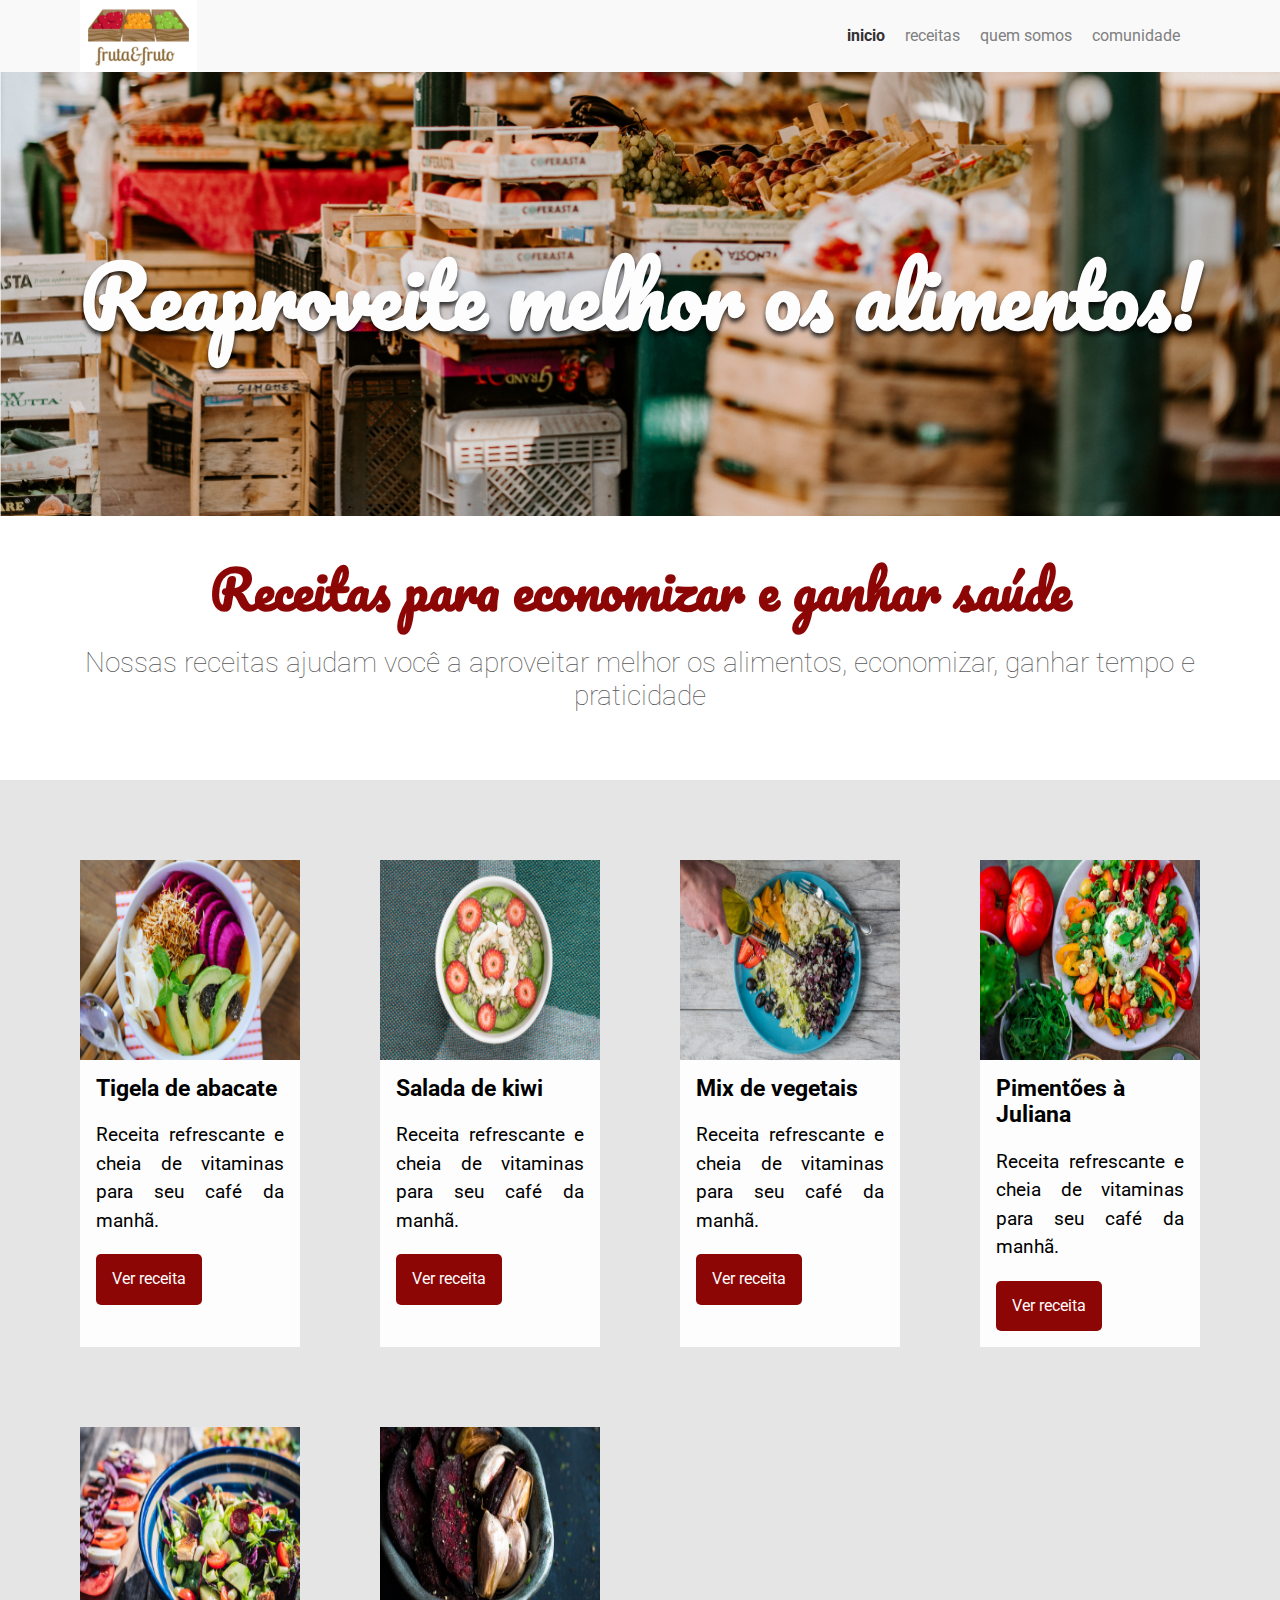
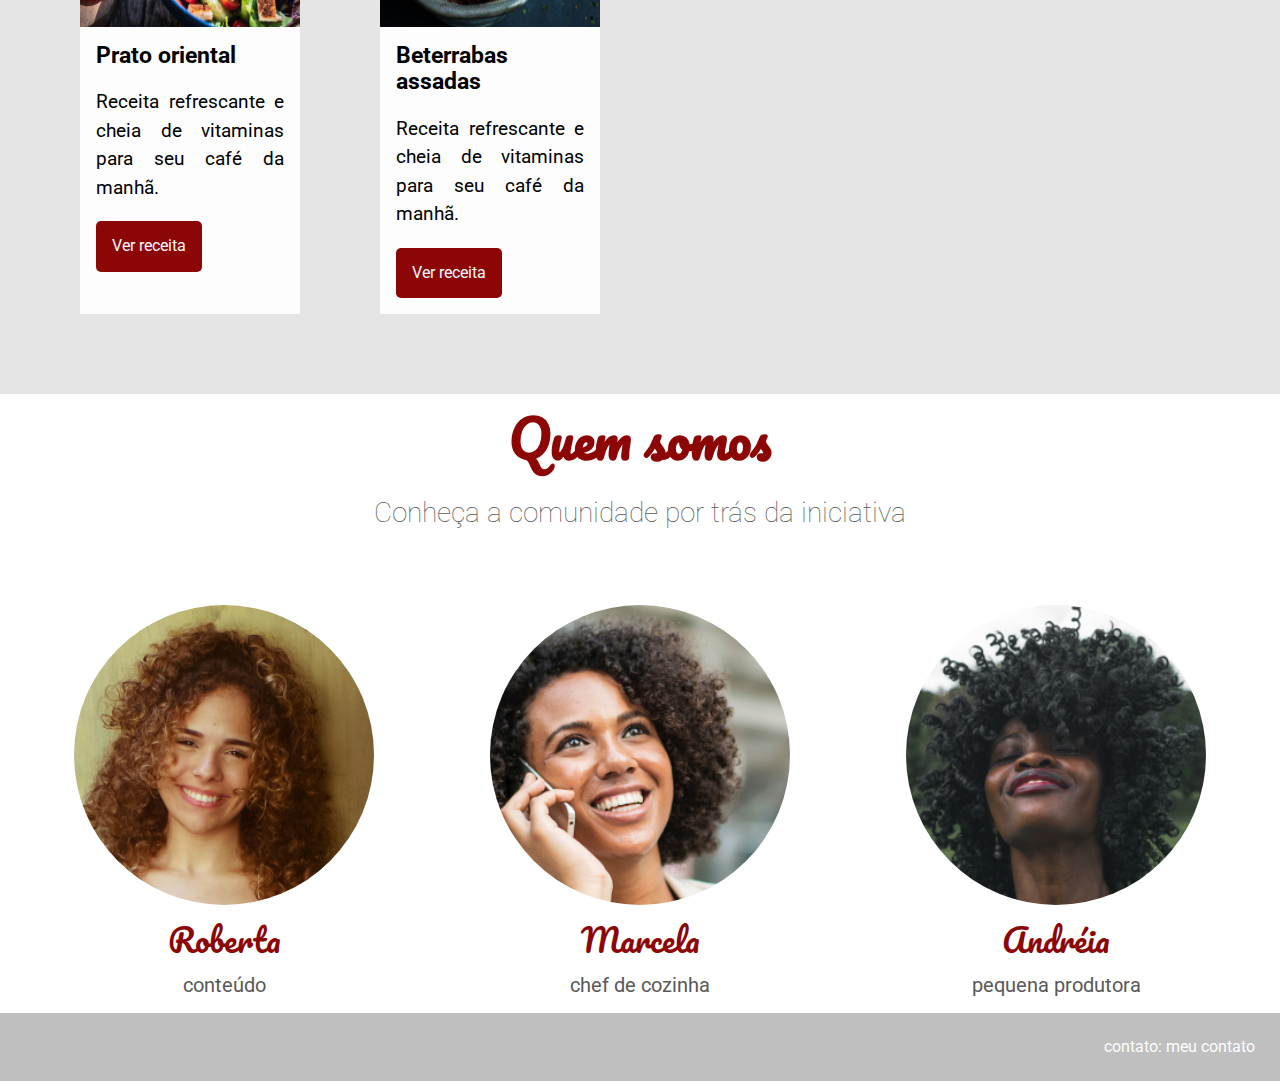
<file: arquitetura-css-assets/index.html>
<!DOCTYPE html>
<html lang="pt-BR">
    <head>
        <link href="https://fonts.googleapis.com/css?family=Pacifico|Roboto:100,300,400,500,700,900" rel="stylesheet" />
        <meta charset="UTF-8" />
        <meta name="viewport" content="width=device-width, initial-scale=1.0" />
        <meta http-equiv="X-UA-Compatible" content="ie=edge" />
        <title>Fruta & Fruto</title>
        <link href="./assets/css/normalize.css" rel="stylesheet" />
        <link href="./assets/css/reset.css" rel="stylesheet" />
        <link href="./assets/css/cabecalho.css" rel="stylesheet" />
        <link href="./assets/css/menu/menu-lista.css" rel="stylesheet" />
        <link href="./assets/css/menu/menu-item.css" rel="stylesheet" />
        <link href="./assets/css/menu/menu-link.css" rel="stylesheet" />
        <link href="./assets/css/banner/banner.css" rel="stylesheet" />
        <link href="./assets/css/banner/banner__imagem.css" rel="stylesheet" />
        <link href="./assets/css/banner/banner__titulo.css" rel="stylesheet" />
        <link href="./assets/css/sobre/sobre.css" rel="stylesheet" />
        <link href="./assets/css/sobre/sobre__titulo.css" rel="stylesheet" />
        <link href="./assets/css/sobre/sobre__descricao.css" rel="stylesheet" />
        <link href="./assets/css/receitas/receita.css" rel="stylesheet" />
        <link href="./assets/css/receitas/receita__botao.css" rel="stylesheet" />
        <link href="./assets/css/receitas/receita__conteudo.css" rel="stylesheet" />
        <link href="./assets/css/receitas/receita__descricao.css" rel="stylesheet" />
        <link href="./assets/css/receitas/receita__imagem.css" rel="stylesheet" />
        <link href="./assets/css/receitas/receita__titulo.css" rel="stylesheet" />
        <link href="./assets/css/receitas/receitas.css" rel="stylesheet" />
        <link href="./assets/css/quem__somos/quem-somos.css" rel="stylesheet" />
        <link href="./assets/css/quem__somos/quem-somos__descricao.css" rel="stylesheet" />
        <link href="./assets/css/quem__somos/quem-somos__titulo.css" rel="stylesheet" />
        <link href="./assets/css/pessoas.css" rel="stylesheet" />
        <link href="./assets/css/pessoa/pessoa.css" rel="stylesheet" />
        <link href="./assets/css/pessoa/pessoa__funcao.css" rel="stylesheet" />
        <link href="./assets/css/pessoa/pessoa__imagem.css" rel="stylesheet" />
        <link href="./assets/css/pessoa/pessoa__nome.css" rel="stylesheet" />
        <link href="./assets/css/rodape.css" rel="stylesheet" />



    </head>
    <body>
        <header class="cabecalho">
            <img src="./assets/img/logo.jpg" alt="frutas e frutos">
        <nav class="menu">
            <ul class="menu__lista">
                <li class="menu__item"><a class="menu__link ativo " href="#">inicio</a></li>
                <li class="menu__item"><a class="menu__link" href="#">receitas</a></li>
                <li class="menu__item"><a class="menu__link" href="#">quem somos</a></li>
                <li class="menu__item"><a class="menu__link" href="#">comunidade</a></li>
            </ul>
        </nav>
        </header>
        <section class="banner">
            <img class="banner__imagem" src="./assets/img/banner.jpg"/>
            <h2 class="banner__titulo">Reaproveite melhor os alimentos!</h2>
        </section>
        <section class="sobre">
            <h2 class="sobre__titulo">Receitas para economizar e ganhar saúde</h2>
            <p class="sobre__descricao">Nossas receitas ajudam você a aproveitar melhor os alimentos, economizar, ganhar tempo e praticidade</p>
        </section>
        <section class="receitas">
            <div class="receita">
                <img alt="Tigela de abacate" class="receita__imagem" src="./assets/img/receitas/tigela-de-abacate.jpg" />
                <div class="receita__conteudo">
                    <h4 class="receita__titulo">Tigela de abacate</h4>
                    <p class="receita__descricao">Receita refrescante e cheia de vitaminas para seu café da manhã.</p>
                    <button class="receita__botao">Ver receita</button>
                </div>
            </div>
            <div class="receita">
                <img alt="Salada de kiwi" class="receita__imagem" src="./assets/img/receitas/salada-de-kiwi.jpg" />
                <div class="receita__conteudo">
                    <h4 class="receita__titulo">Salada de kiwi</h4>
                    <p class="receita__descricao">Receita refrescante e cheia de vitaminas para seu café da manhã.</p>
                    <button class="receita__botao">Ver receita</button>
                </div>
            </div>
            <div class="receita">
                <img alt="Mix de vegetais" class="receita__imagem" src="./assets/img/receitas/mix-de-vegetais.jpg" />
                <div class="receita__conteudo">
                    <h4 class="receita__titulo">Mix de vegetais</h4>
                    <p class="receita__descricao">Receita refrescante e cheia de vitaminas para seu café da manhã.</p>
                    <button class="receita__botao">Ver receita</button>
                </div>
            </div>
            <div class="receita">
                <img alt="Pimentões à Juliana" class="receita__imagem" src="./assets/img/receitas/pimentoes-a-juliana.jpg" />
                <div class="receita__conteudo">
                    <h4 class="receita__titulo">Pimentões à Juliana</h4>
                    <p class="receita__descricao">Receita refrescante e cheia de vitaminas para seu café da manhã.</p>
                    <button class="receita__botao">Ver receita</button>
                </div>
            </div>
            <div class="receita">
                <img alt="Prato oriental" class="receita__imagem" src="./assets/img/receitas/prato-oriental.jpg" />
                <div class="receita__conteudo">
                    <h4 class="receita__titulo">Prato oriental</h4>
                    <p class="receita__descricao">Receita refrescante e cheia de vitaminas para seu café da manhã.</p>
                    <button class="receita__botao">Ver receita</button>
                </div>
            </div>
            <div class="receita">
                <img alt="Beterrabas assadas" class="receita__imagem" src="./assets/img/receitas/beterrabas-assadas.jpg" />
                <div class="receita__conteudo">
                    <h4 class="receita__titulo">Beterrabas assadas</h4>
                    <p class="receita__descricao">Receita refrescante e cheia de vitaminas para seu café da manhã.</p>
                    <button class="receita__botao">Ver receita</button>
                </div>
            </div>
        </section>
        <section class="quem-somos">
            <h3 class="quem-somos__titulo">Quem somos</h3>
            <p class="quem-somos__descricao">Conheça a comunidade por trás da iniciativa</p>
            <div class="pessoas">
                <div class="pessoa">
                    <div class="pessoa__imagem pessoa__imagem--roberta"></div>
                    <span class="pessoa__nome">Roberta</span>
                    <span class="pessoa__funcao">Conteúdo</span>
                </div>
                <div class="pessoa">
                    <div class="pessoa__imagem pessoa__imagem--marcela"></div>
                    <span class="pessoa__nome">Marcela</span>
                    <span class="pessoa__funcao">Chef de cozinha</span>
                </div>
                <div class="pessoa">
                    <div class="pessoa__imagem pessoa__imagem--andreia"></div>
                    <span class="pessoa__nome">Andréia</span>
                    <span class="pessoa__funcao">Pequena Produtora</span>
                </div>
            </div>
        </section>
    </body>
    <footer class="rodape">
        contato: meu contato

    </footer>
</html>
</file>
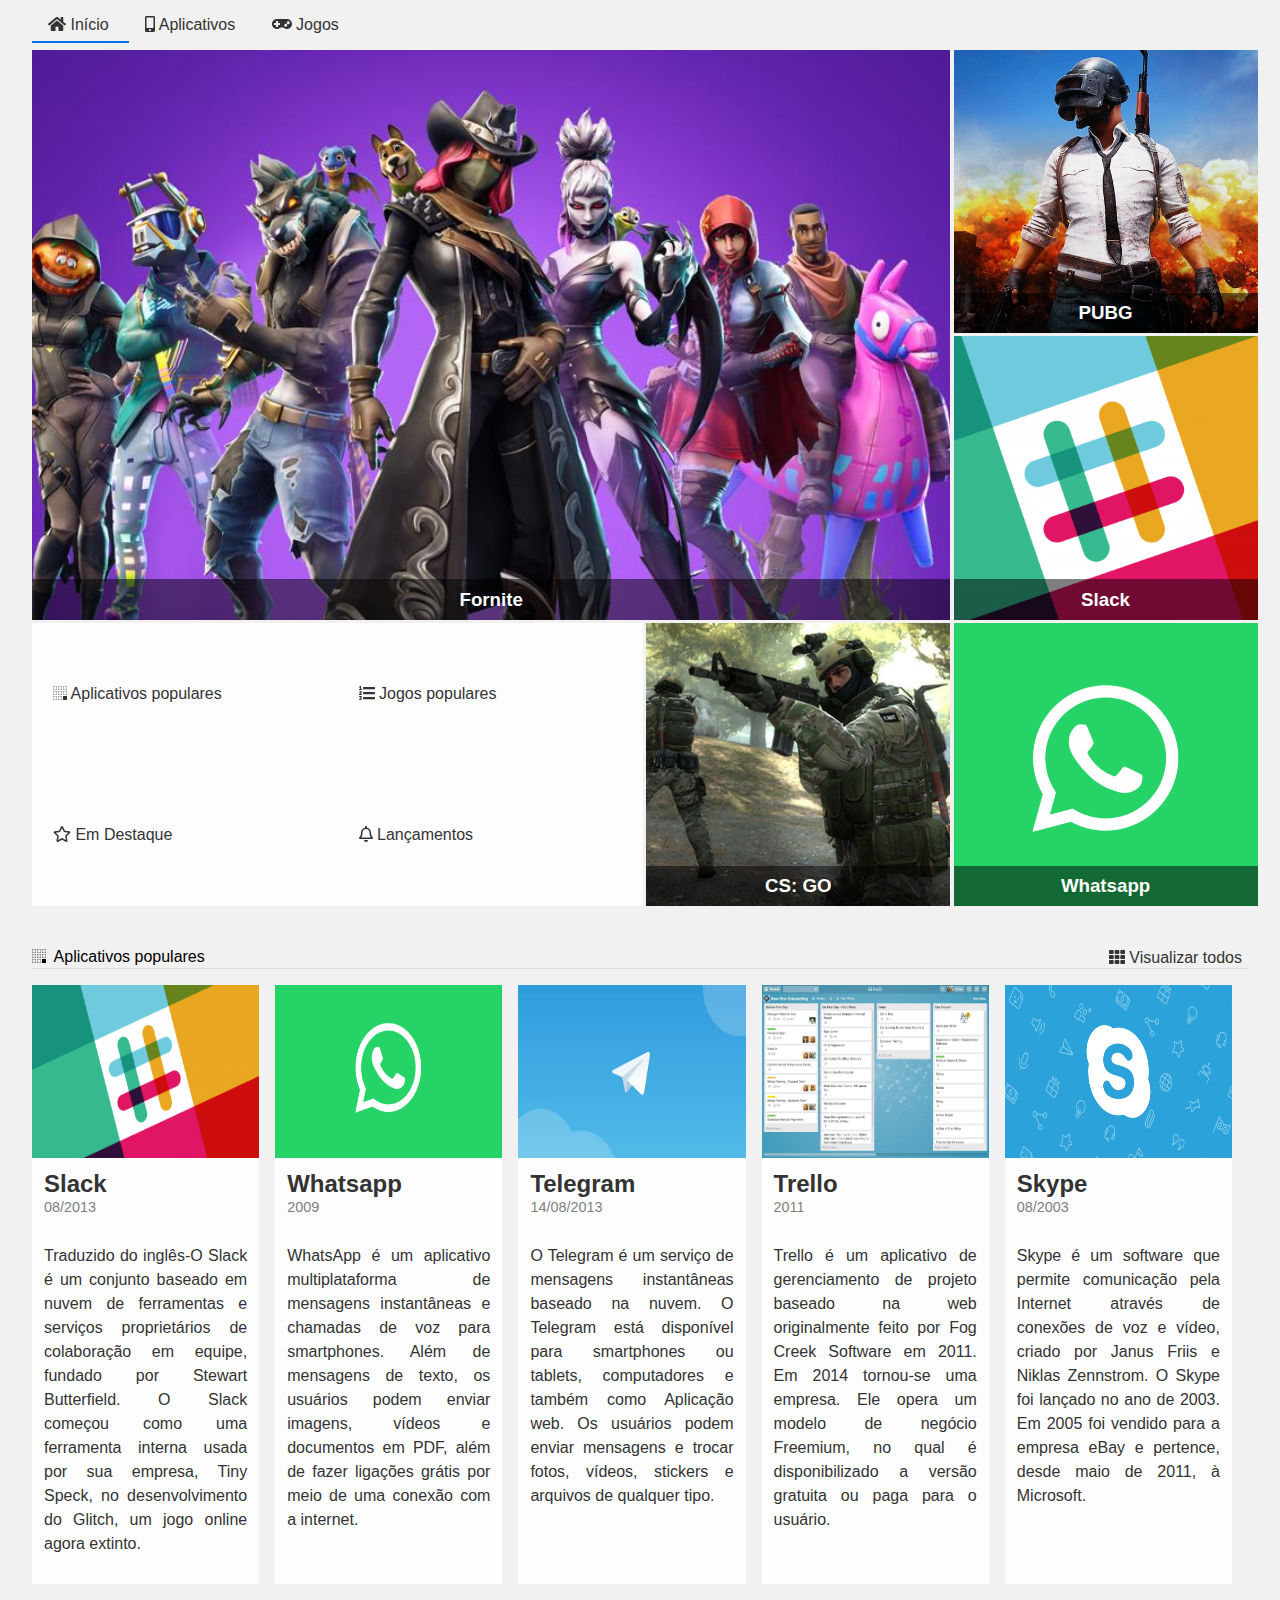
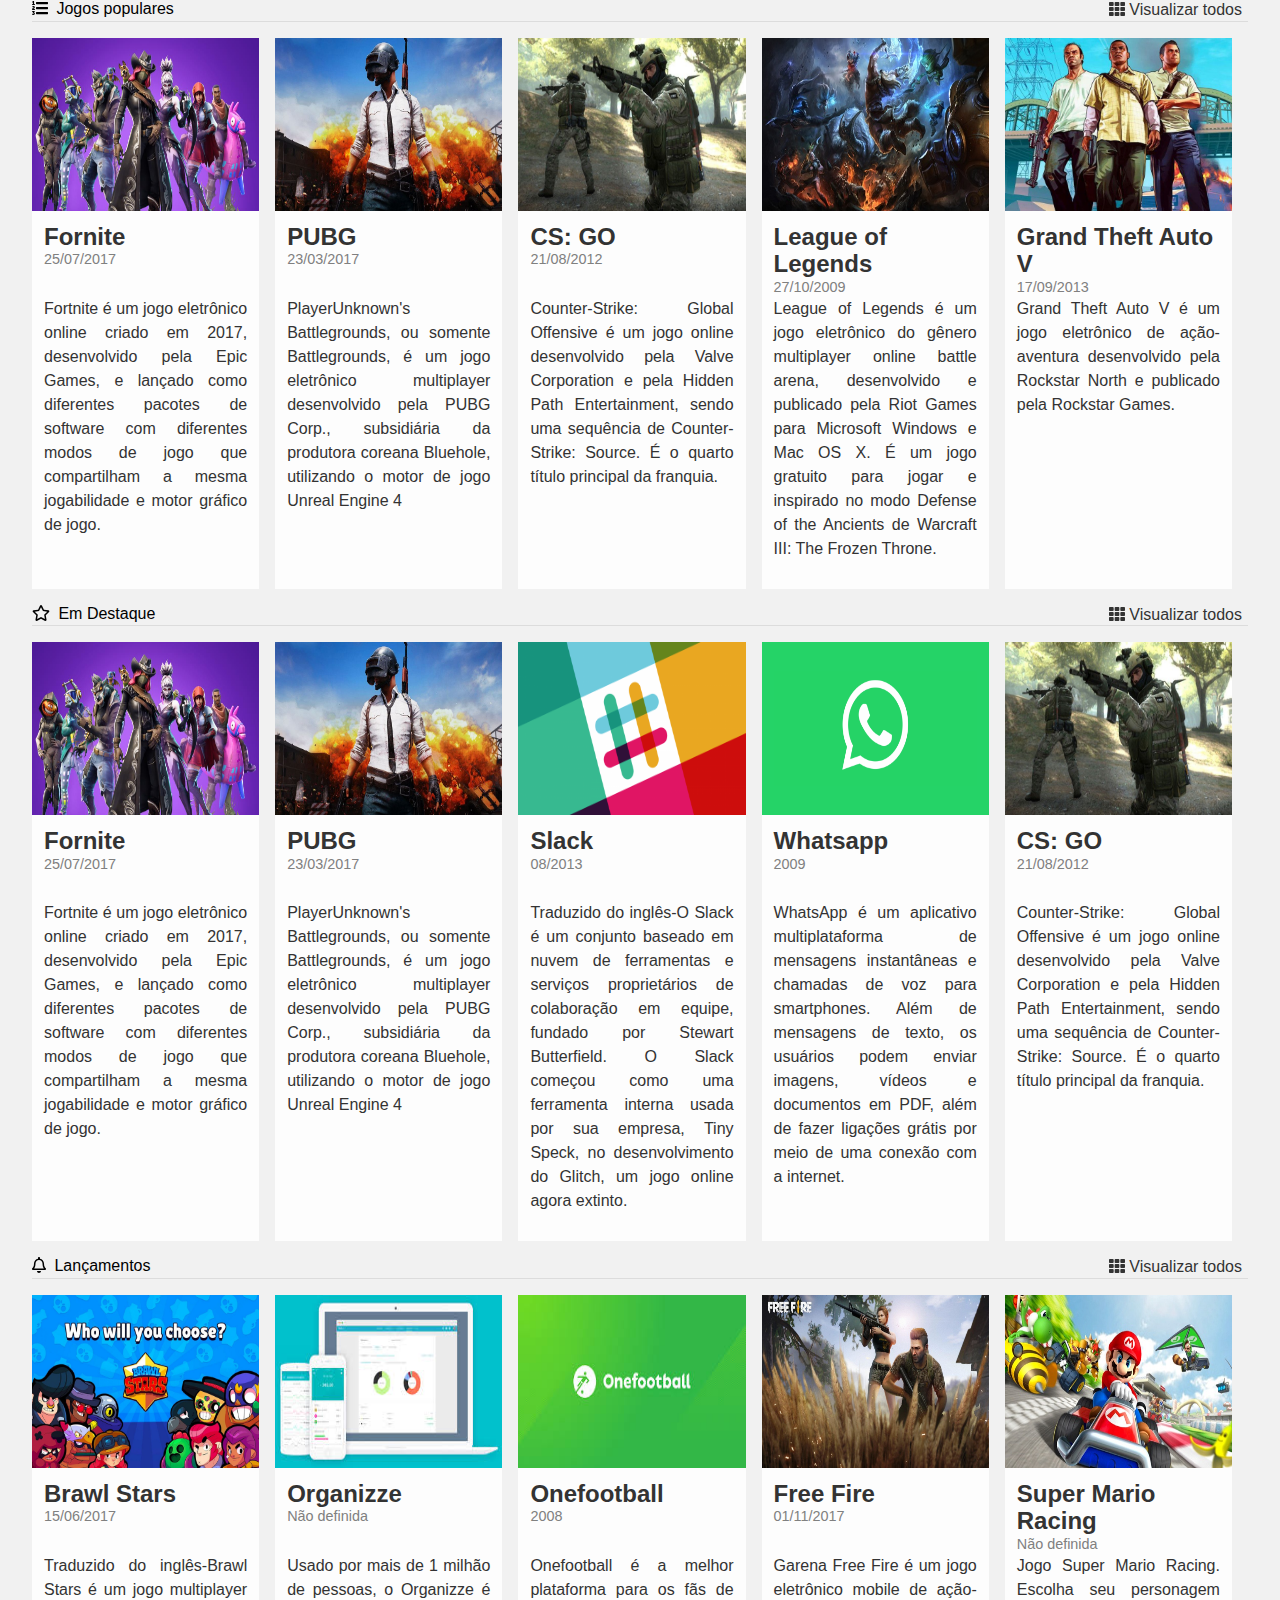
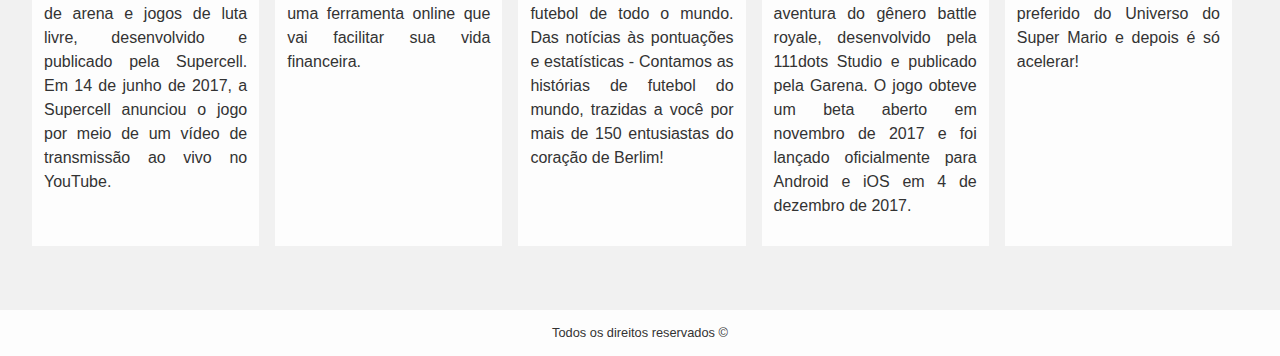
<file: curso-alura-css-grid-layout-3.2/index.html>
<!DOCTYPE html>
<html lang="en">
<head>
    <meta charset="UTF-8">
    <meta name="viewport" content="width=device-width, initial-scale=1.0">
    <meta http-equiv="X-UA-Compatible" content="ie=edge">
    <title>Alura Store | Baixe nossos aplicativos e jogos</title>
    <link href="./assets/css/normalize.css" rel="stylesheet">
    <link href="./assets/css/reset.css" rel="stylesheet">
    <link href="./assets/css/style.css" rel="stylesheet">
    <link href="./assets/css/destaques.css" rel="stylesheet">
    <link href="./assets/css/populares.css" rel="stylesheet">
    <link href="./assets/css/menu.css" rel="stylesheet">
    <link href="./assets/css/responsivo.css" rel="stylesheet">
</head>
<body class="app">
    <header class="cabecalho"><nav class="menu">
        <ul class="menu__lista">
            <li class="menu__item">
                <a class="menu__link ativo" href="#">
                    <i class="fas fa-home"></i>
                    Início
                </a>
                <a class="menu__link" href="#">
                    <i class="fas fa-mobile-alt"></i>
                    Aplicativos</a>
                <a class="menu__link" href="#">
                    <i class="fas fa-gamepad"></i>
                    Jogos
                </a>
            </li>
        </ul>
    </nav></header>
    <main class="conteudo">
        <section class="destaques">
            <div class="destaques__principal caixa">
                <h3 class="destaques__titulo">Fornite</h3>
            </div>
            <div class="destaques__secundario caixa">
                <h3 class="destaques__titulo">PUBG</h3>
            </div>
            <div class="destaques__secundario caixa">
                <h3 class="destaques__titulo">Slack</h3>
            </div>
            <div class="destaques__secundario caixa">
                <h3 class="destaques__titulo">Whatsapp</h3>
            </div>
            <div class="destaques__secundario caixa">
                <h3 class="destaques__titulo">CS: GO</h3>
            </div>
            <div class="destaques__categorias">
                <ul class="destaques__categorias___lista">
                    <li class="destaques__categorias___item">
                        <a class="destaques__categorias___link" href="#">
                            <i class="destaques__categorias___icone fab fa-buromobelexperte"></i>
                            Aplicativos populares
                        </a>
                    </li>
                    <li class="destaques__categorias___item">
                        <a class="destaques__categorias___link" href="#">
                            <i class="fas fa-list-ol"></i>
                            Jogos populares
                        </a>
                    </li>
                    <li class="destaques__categorias___item">
                        <a class="destaques__categorias___link" href="#">
                            <i class="far fa-star"></i>
                            Em Destaque
                        </a>
                    </li>
                    <li class="destaques__categorias___item">
                        <a class="destaques__categorias___link" href="#">
                            <i class="far fa-bell"></i>
                            Lançamentos
                        </a>
                    </li>
                </ul>
            </div>
        </section>
        <section class="populares">
            <div class="populares__itens">
                <div class="populares__info">
                    <div class="populares__cabecalho">
                        <h4 class="populares__titulo">
                            <i class="populares__icone fab fa-buromobelexperte"></i>
                            Aplicativos populares
                        </h4>
                        <button class="populares__botao">
                            <i class="fas fa-th"></i>
                            Visualizar todos
                        </button>
                    </div>
                </div>
                <div class="populares__conteudo">
                    <div class="populares__card">
                        <img class="populares__card___imagem" src="./assets/img/slack.png"></img>
                        <div class="populares__card___corpo">
                            <div class="populares__card___cabecalho">
                                <h5 class="populares__card___titulo">Slack</h5>
                                <time class="populares__card___data" datetime="2013-08-01">08/2013</time>
                            </div>
                            <div class="populares__card___descricao">
                                Traduzido do inglês-O Slack é um conjunto baseado em nuvem de ferramentas e serviços proprietários de colaboração em equipe, fundado por Stewart Butterfield. O Slack começou como uma ferramenta interna usada por sua empresa, Tiny Speck, no desenvolvimento do Glitch, um jogo online agora extinto.
                            </div>
                        </div>
                    </div>
                    <div class="populares__card">
                        <img class="populares__card___imagem" src="./assets/img/whatsapp.png"></img>
                        <div class="populares__card___corpo">
                            <div class="populares__card___cabecalho">
                                <h5 class="populares__card___titulo">Whatsapp</h5>
                                <time class="populares__card___data" datetime="20090-01-01">2009</time>
                            </div>
                            <div class="populares__card___descricao">
                                WhatsApp é um aplicativo multiplataforma de mensagens instantâneas e chamadas de voz para smartphones. Além de mensagens de texto, os usuários podem enviar imagens, vídeos e documentos em PDF, além de fazer ligações grátis por meio de uma conexão com a internet.
                            </div>
                        </div>
                    </div>
                    <div class="populares__card">
                        <img class="populares__card___imagem" src="./assets/img/telegram.jpeg"></img>
                        <div class="populares__card___corpo">
                            <div class="populares__card___cabecalho">
                                <h5 class="populares__card___titulo">Telegram</h5>
                                <time class="populares__card___data" datetime="2013-08-14">14/08/2013</time>
                            </div>
                            <div class="populares__card___descricao">
                                O Telegram é um serviço de mensagens instantâneas baseado na nuvem. O Telegram está disponível para smartphones ou tablets, computadores e também como Aplicação web. Os usuários podem enviar mensagens e trocar fotos, vídeos, stickers e arquivos de qualquer tipo.
                            </div>
                        </div>
                    </div>
                    <div class="populares__card">
                        <img class="populares__card___imagem" src="./assets/img/trello.jpg"></img>
                        <div class="populares__card___corpo">
                            <div class="populares__card___cabecalho">
                                <h5 class="populares__card___titulo">Trello</h5>
                                <time class="populares__card___data" datetime="2011-01-01">2011</time>
                            </div>
                            <div class="populares__card___descricao">
                                Trello é um aplicativo de gerenciamento de projeto baseado na web originalmente feito por Fog Creek Software em 2011. Em 2014 tornou-se uma empresa. Ele opera um modelo de negócio Freemium, no qual é disponibilizado a versão gratuita ou paga para o usuário.
                            </div>
                        </div>
                    </div>
                    <div class="populares__card">
                        <img class="populares__card___imagem" src="./assets/img/skype.png"></img>
                        <div class="populares__card___corpo">
                            <div class="populares__card___cabecalho">
                                <h5 class="populares__card___titulo">Skype</h5>
                                <time class="populares__card___data" datetime="2003-08-01">08/2003</time>
                            </div>
                            <div class="populares__card___descricao">
                                Skype é um software que permite comunicação pela Internet através de conexões de voz e vídeo, criado por Janus Friis e Niklas Zennstrom. O Skype foi lançado no ano de 2003. Em 2005 foi vendido para a empresa eBay e pertence, desde maio de 2011, à Microsoft.
                            </div>
                        </div>
                    </div>
                </div>
            </div>
            <div class="populares__itens">
                <div class="populares__info">
                    <div class="populares__cabecalho">
                        <h4 class="populares__titulo">
                            <i class="populares__icone fas fa-list-ol"></i>
                            Jogos populares
                        </h4>
                        <button class="populares__botao">
                            <i class="fas fa-th"></i>
                            Visualizar todos
                        </button>
                    </div>
                </div>
                <div class="populares__conteudo">
                    <div class="populares__card">
                        <img class="populares__card___imagem" src="./assets/img/fortnite.jpg"></img>
                        <div class="populares__card___corpo">
                            <div class="populares__card___cabecalho">
                                <h5 class="populares__card___titulo">Fornite</h5>
                                <time class="populares__card___data" datetime="2017-07-25">25/07/2017</time>
                            </div>
                            <div class="populares__card___descricao">
                                Fortnite é um jogo eletrônico online criado em 2017, desenvolvido pela Epic Games, e lançado como diferentes pacotes de software com diferentes modos de jogo que compartilham a mesma jogabilidade e motor gráfico de jogo.
                            </div>
                        </div>
                    </div>
                    <div class="populares__card">
                        <img class="populares__card___imagem" src="./assets/img/pubg.jpg"></img>
                        <div class="populares__card___corpo">
                            <div class="populares__card___cabecalho">
                                <h5 class="populares__card___titulo">PUBG</h5>
                                <time class="populares__card___data" datetime="2017-03-23">23/03/2017</time>
                            </div>
                            <div class="populares__card___descricao">
                                PlayerUnknown's Battlegrounds, ou somente Battlegrounds, é um jogo eletrônico multiplayer desenvolvido pela PUBG Corp., subsidiária da produtora coreana Bluehole, utilizando o motor de jogo Unreal Engine 4
                            </div>
                        </div>
                    </div>
                    <div class="populares__card">
                        <img class="populares__card___imagem" src="./assets/img/cs-go.jpg"></img>
                        <div class="populares__card___corpo">
                            <div class="populares__card___cabecalho">
                                <h5 class="populares__card___titulo">CS: GO</h5>
                                <time class="populares__card___data" datetime="2012-08-21">21/08/2012</time>
                            </div>
                            <div class="populares__card___descricao">
                                Counter-Strike: Global Offensive é um jogo online desenvolvido pela Valve Corporation e pela Hidden Path Entertainment, sendo uma sequência de Counter-Strike: Source. É o quarto título principal da franquia.
                            </div>
                        </div>
                    </div>
                    <div class="populares__card">
                        <img class="populares__card___imagem" src="./assets/img/lol.jpg"></img>
                        <div class="populares__card___corpo">
                            <div class="populares__card___cabecalho">
                                <h5 class="populares__card___titulo">League of Legends</h5>
                                <time class="populares__card___data" datetime="2009-10-27">27/10/2009</time>
                            </div>
                            <div class="populares__card___descricao">
                                League of Legends é um jogo eletrônico do gênero multiplayer online battle arena, desenvolvido e publicado pela Riot Games para Microsoft Windows e Mac OS X. É um jogo gratuito para jogar e inspirado no modo Defense of the Ancients de Warcraft III: The Frozen Throne.
                            </div>
                        </div>
                    </div>
                    <div class="populares__card">
                        <img class="populares__card___imagem" src="./assets/img/gta-v.jpg"></img>
                        <div class="populares__card___corpo">
                            <div class="populares__card___cabecalho">
                                <h5 class="populares__card___titulo">Grand Theft Auto V</h5>
                                <time class="populares__card___data" datetime="2013-09-17">17/09/2013</time>
                            </div>
                            <div class="populares__card___descricao">
                                Grand Theft Auto V é um jogo eletrônico de ação-aventura desenvolvido pela Rockstar North e publicado pela Rockstar Games.
                            </div>
                        </div>
                    </div>
                </div>
            </div>
            <div class="populares__itens">
                <div class="populares__info">
                    <div class="populares__cabecalho">
                        <h4 class="populares__titulo">
                            <i class="populares__icone far fa-star"></i>
                            Em Destaque
                        </h4>
                        <button class="populares__botao">
                            <i class="fas fa-th"></i>
                            Visualizar todos
                        </button>
                    </div>
                </div>
                <div class="populares__conteudo">
                    <div class="populares__card">
                        <img class="populares__card___imagem" src="./assets/img/fortnite.jpg"></img>
                        <div class="populares__card___corpo">
                            <div class="populares__card___cabecalho">
                                <h5 class="populares__card___titulo">Fornite</h5>
                                <time class="populares__card___data" datetime="2017-07-25">25/07/2017</time>
                            </div>
                            <div class="populares__card___descricao">
                                Fortnite é um jogo eletrônico online criado em 2017, desenvolvido pela Epic Games, e lançado como diferentes pacotes de software com diferentes modos de jogo que compartilham a mesma jogabilidade e motor gráfico de jogo.
                            </div>
                        </div>
                    </div>
                    <div class="populares__card">
                        <img class="populares__card___imagem" src="./assets/img/pubg.jpg"></img>
                        <div class="populares__card___corpo">
                            <div class="populares__card___cabecalho">
                                <h5 class="populares__card___titulo">PUBG</h5>
                                <time class="populares__card___data" datetime="2017-03-23">23/03/2017</time>
                            </div>
                            <div class="populares__card___descricao">
                                PlayerUnknown's Battlegrounds, ou somente Battlegrounds, é um jogo eletrônico multiplayer desenvolvido pela PUBG Corp., subsidiária da produtora coreana Bluehole, utilizando o motor de jogo Unreal Engine 4
                            </div>
                        </div>
                    </div>
                    <div class="populares__card">
                        <img class="populares__card___imagem" src="./assets/img/slack.png"></img>
                        <div class="populares__card___corpo">
                            <div class="populares__card___cabecalho">
                                <h5 class="populares__card___titulo">Slack</h5>
                                <time class="populares__card___data" datetime="2013-08-01">08/2013</time>
                            </div>
                            <div class="populares__card___descricao">
                                Traduzido do inglês-O Slack é um conjunto baseado em nuvem de ferramentas e serviços proprietários de colaboração em equipe, fundado por Stewart Butterfield. O Slack começou como uma ferramenta interna usada por sua empresa, Tiny Speck, no desenvolvimento do Glitch, um jogo online agora extinto.
                            </div>
                        </div>
                    </div>
                    <div class="populares__card">
                        <img class="populares__card___imagem" src="./assets/img/whatsapp.png"></img>
                        <div class="populares__card___corpo">
                            <div class="populares__card___cabecalho">
                                <h5 class="populares__card___titulo">Whatsapp</h5>
                                <time class="populares__card___data" datetime="20090-01-01">2009</time>
                            </div>
                            <div class="populares__card___descricao">
                                WhatsApp é um aplicativo multiplataforma de mensagens instantâneas e chamadas de voz para smartphones. Além de mensagens de texto, os usuários podem enviar imagens, vídeos e documentos em PDF, além de fazer ligações grátis por meio de uma conexão com a internet.
                            </div>
                        </div>
                    </div>
                    <div class="populares__card">
                        <img class="populares__card___imagem" src="./assets/img/cs-go.jpg"></img>
                        <div class="populares__card___corpo">
                            <div class="populares__card___cabecalho">
                                <h5 class="populares__card___titulo">CS: GO</h5>
                                <time class="populares__card___data" datetime="2012-08-21">21/08/2012</time>
                            </div>
                            <div class="populares__card___descricao">
                                Counter-Strike: Global Offensive é um jogo online desenvolvido pela Valve Corporation e pela Hidden Path Entertainment, sendo uma sequência de Counter-Strike: Source. É o quarto título principal da franquia.
                            </div>
                        </div>
                    </div>
                </div>
            </div>
            <div class="populares__itens">
                <div class="populares__info">
                    <div class="populares__cabecalho">
                        <h4 class="populares__titulo">
                            <i class="populares__icone far fa-bell"></i>
                            Lançamentos
                        </h4>
                        <button class="populares__botao">
                            <i class="fas fa-th"></i>
                            Visualizar todos
                        </button>
                    </div>
                </div>
                <div class="populares__conteudo">
                    <div class="populares__card">
                        <img class="populares__card___imagem" src="./assets/img/brawl-stars.jpg"></img>
                        <div class="populares__card___corpo">
                            <div class="populares__card___cabecalho">
                                <h5 class="populares__card___titulo">Brawl Stars</h5>
                                <time class="populares__card___data" datetime="2017-06-15">15/06/2017</time>
                            </div>
                            <div class="populares__card___descricao">
                                Traduzido do inglês-Brawl Stars é um jogo multiplayer de arena e jogos de luta livre, desenvolvido e publicado pela Supercell. Em 14 de junho de 2017, a Supercell anunciou o jogo por meio de um vídeo de transmissão ao vivo no YouTube.
                            </div>
                        </div>
                    </div>
                    <div class="populares__card">
                        <img class="populares__card___imagem" src="./assets/img/organizze.jpeg"></img>
                        <div class="populares__card___corpo">
                            <div class="populares__card___cabecalho">
                                <h5 class="populares__card___titulo">Organizze</h5>
                                <time class="populares__card___data" datetime="">Não definida</time>
                            </div>
                            <div class="populares__card___descricao">
                                Usado por mais de 1 milhão de pessoas, o Organizze é uma ferramenta online que vai facilitar sua vida financeira.  
                            </div>
                        </div>
                    </div>
                    <div class="populares__card">
                        <img class="populares__card___imagem" src="./assets/img/onefotball.jpeg"></img>
                        <div class="populares__card___corpo">
                            <div class="populares__card___cabecalho">
                                <h5 class="populares__card___titulo">Onefootball</h5>
                                <time class="populares__card___data" datetime="2008-01-01">2008</time>
                            </div>
                            <div class="populares__card___descricao">
                                Onefootball é a melhor plataforma para os fãs de futebol de todo o mundo. Das notícias às pontuações e estatísticas - Contamos as histórias de futebol do mundo, trazidas a você por mais de 150 entusiastas do coração de Berlim!
                            </div>
                        </div>
                    </div>
                    <div class="populares__card">
                        <img class="populares__card___imagem" src="./assets/img/free-fire.jpg"></img>
                        <div class="populares__card___corpo">
                            <div class="populares__card___cabecalho">
                                <h5 class="populares__card___titulo">Free Fire</h5>
                                <time class="populares__card___data" datetime="2017-11-01">01/11/2017</time>
                            </div>
                            <div class="populares__card___descricao">
                                Garena Free Fire é um jogo eletrônico mobile de ação-aventura do gênero battle royale, desenvolvido pela 111dots Studio e publicado pela Garena. O jogo obteve um beta aberto em novembro de 2017 e foi lançado oficialmente para Android e iOS em 4 de dezembro de 2017.
                            </div>
                        </div>
                    </div>
                    <div class="populares__card">
                        <img class="populares__card___imagem" src="./assets/img/mario-kart.jpg"></img>
                        <div class="populares__card___corpo">
                            <div class="populares__card___cabecalho">
                                <h5 class="populares__card___titulo">Super Mario Racing</h5>
                                <time class="populares__card___data" datetime="">Não definida</time>
                            </div>
                            <div class="populares__card___descricao">
                                Jogo Super Mario Racing. Escolha seu personagem preferido do Universo do Super Mario e depois é só acelerar!
                            </div>
                        </div>
                    </div>
                </div>
            </div>
        </section>
    </main>
    <footer class="rodape">Todos os direitos reservados &copy;</footer>
    <script src="./assets/js/fontawesome.all.min.js"></script>
</body>
</html>
</file>
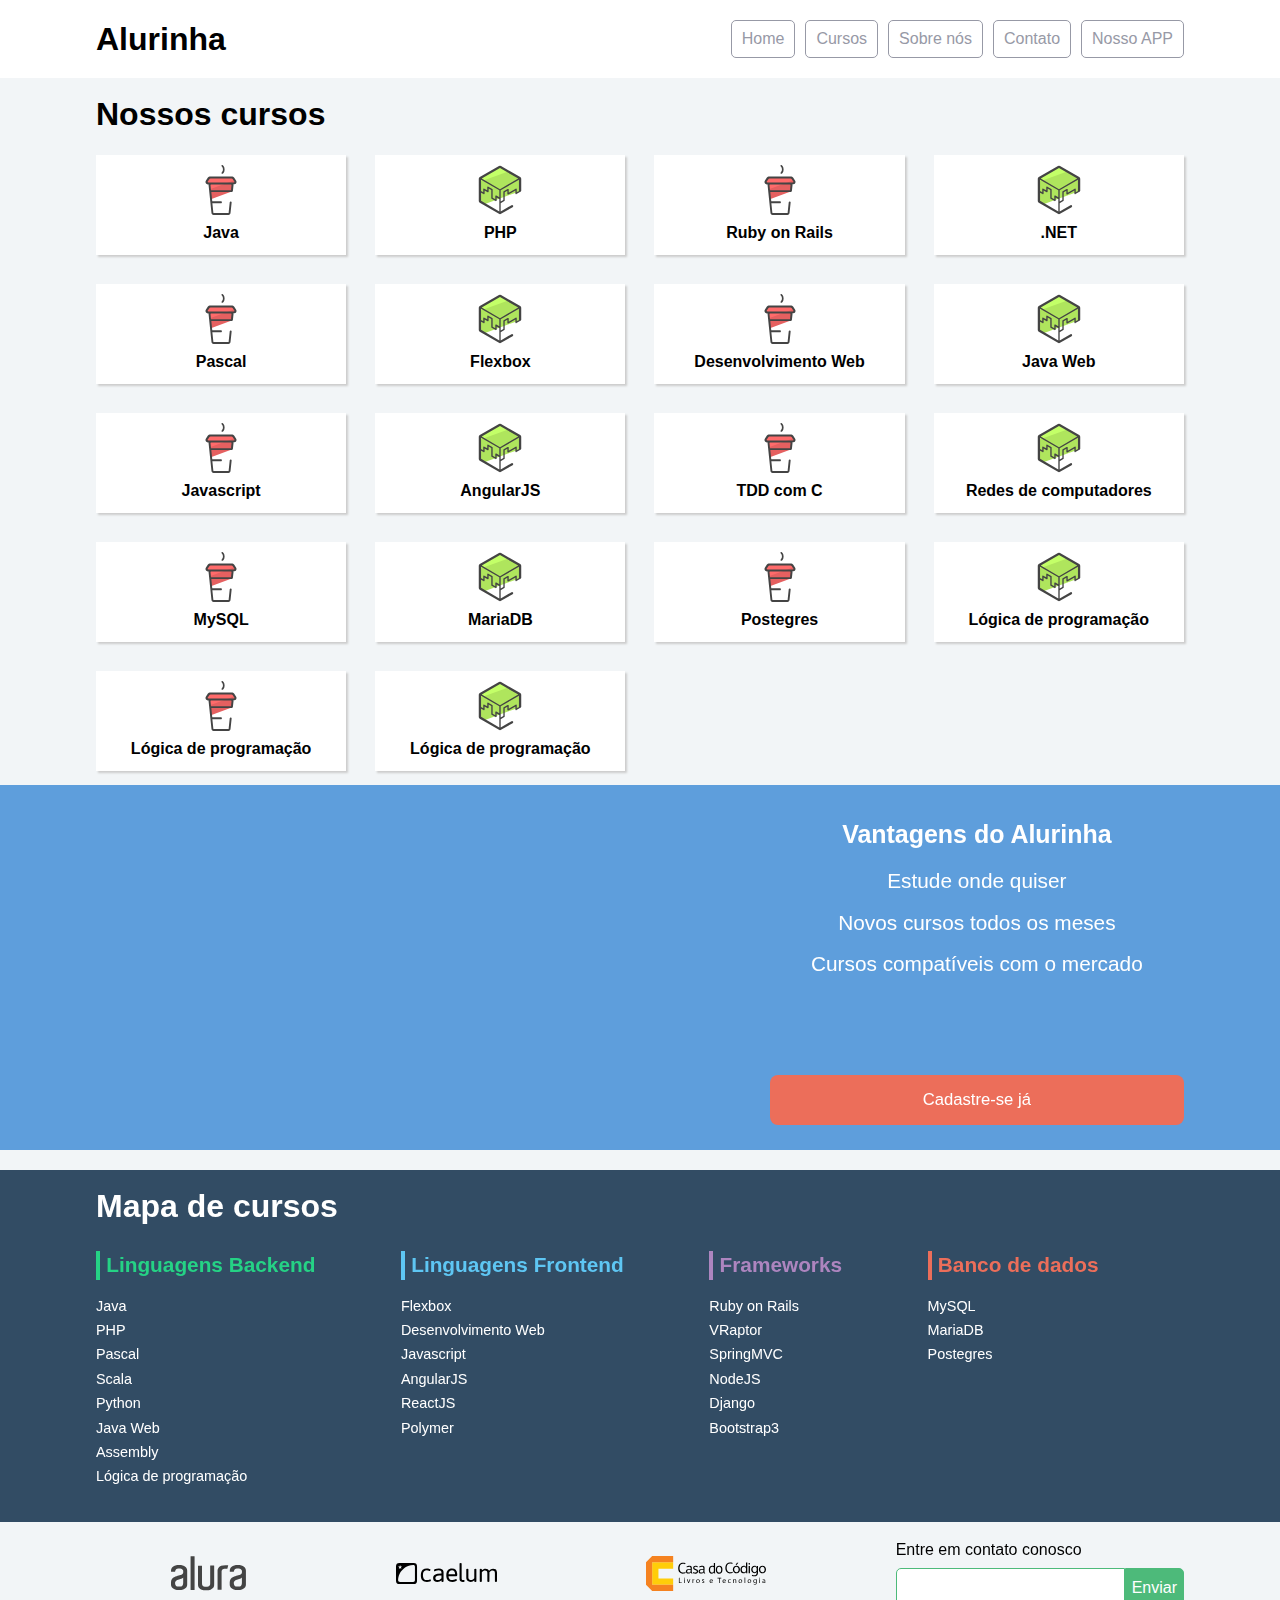
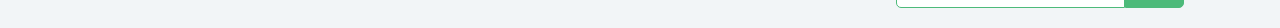
<file: flexbox/index.html>
<!doctype html>
<html>
<head>
	<meta charset="utf-8">
	<meta name="viewport" content="width=device-width, initial-scale=1">
	<title>Alurinha | Cursos online</title>
	<link rel="stylesheet" href="css/reset.css">
	<link rel="stylesheet" href="css/style.css">
	<link rel="stylesheet" href="css/flexbox.css">
</head>
<body>

	<header class="cabecalhoPrincipal">
		<div class="container">
			<h1 class="cabecalhoPrincipal-titulo">
				<a href="#">Alurinha</a>
			</h1>

			<nav class="cabecalhoPrincipal-nav">
				<a class="cabecalhoPrincipal-nav-link" href="#">Home</a>
				<a class="cabecalhoPrincipal-nav-link" href="#">Cursos</a>
				<a class="cabecalhoPrincipal-nav-link" href="#">Sobre nós</a>
				<a class="cabecalhoPrincipal-nav-link" href="#">Contato</a>
				<a class="cabecalhoPrincipal-nav-link cabecalhoPrincipal-nav-link-app" href="#">Nosso APP</a>
			</nav>
		</div>

	</header>

	<main class="conteudoPrincipal">
		<div class="container">
			<h2 class="subtitulo">Nossos cursos</h2>

			<nav>
				<ul class="conteudoPrincipal-cursos">
					<li class="conteudoPrincipal-cursos-link"><a href="#">Java</a></li>
					<li class="conteudoPrincipal-cursos-link"><a href="#">PHP</a></li>
					<li class="conteudoPrincipal-cursos-link"><a href="#">Ruby on Rails</a></li>
					<li class="conteudoPrincipal-cursos-link"><a href="#">.NET</a></li>
					<li class="conteudoPrincipal-cursos-link"><a href="#">Pascal</a></li>
					<li class="conteudoPrincipal-cursos-link"><a href="#">Flexbox</a></li>
					<li class="conteudoPrincipal-cursos-link"><a href="#">Desenvolvimento Web</a></li>
					<li class="conteudoPrincipal-cursos-link"><a href="#">Java Web</a></li>
					<li class="conteudoPrincipal-cursos-link"><a href="#">Javascript</a></li>
					<li class="conteudoPrincipal-cursos-link"><a href="#">AngularJS</a></li>
					<li class="conteudoPrincipal-cursos-link"><a href="#">TDD com C</a></li>
					<li class="conteudoPrincipal-cursos-link"><a href="#">Redes de computadores</a></li>
					<li class="conteudoPrincipal-cursos-link"><a href="#">MySQL</a></li>
					<li class="conteudoPrincipal-cursos-link"><a href="#">MariaDB</a></li>
					<li class="conteudoPrincipal-cursos-link"><a href="#">Postegres</a></li>
					<li class="conteudoPrincipal-cursos-link"><a href="#">Lógica de programação</a></li>
					<li class="conteudoPrincipal-cursos-link"><a href="#">Lógica de programação</a></li>
					<li class="conteudoPrincipal-cursos-link"><a href="#">Lógica de programação</a></li>
				</ul>
			</nav>
		</div>

		<section class="videoSobre">
			<div class="container">
				<iframe class="videoSobre-video" width="560" height="315" src="https://www.youtube.com/embed/bIlOsJzBVaY?list=PLh2Y_pKOa4UcF1BYPJR3EIMRi3nWAUxIp" frameborder="0" allowfullscreen></iframe>
				
				<div class="videoSobre-sobre">
					<h2 class="videoSobre-sobre-title">Vantagens do Alurinha</h2>
					<ul class="videoSobre-sobre-list">
						<li class="videoSobre-sobre-item">Estude onde quiser</li>
						<li class="videoSobre-sobre-item">Novos cursos todos os meses</li>
						<li class="videoSobre-sobre-item">Cursos compatíveis com o mercado</li>
					</ul>
					<button class="videoSobre-button">Cadastre-se já</button>
				</div>
			</div>
		</section>

	</main>

	<footer class="rodapePrincipal">
		<div class="container">

			<section class="rodapePrincipal-navMap">
				<h3 class="subtitulo">Mapa de cursos</h3>
				<nav class="rodapePrincipal-navMap-list">

					<h4 class="navmap-list-title navmap-list-title-backend">Linguagens Backend</h4>
					<a class="rodapePrincipal-navMap-link" href="#">Java</a>
					<a class="rodapePrincipal-navMap-link" href="#">PHP</a>
					<a class="rodapePrincipal-navMap-link" href="#">Pascal</a>
					<a class="rodapePrincipal-navMap-link" href="#">Scala</a>
					<a class="rodapePrincipal-navMap-link" href="#">Python</a>
					<a class="rodapePrincipal-navMap-link" href="#">Java Web</a>
					<a class="rodapePrincipal-navMap-link" href="#">Assembly</a>
					<a class="rodapePrincipal-navMap-link" href="#">Lógica de programação</a>

					<h4 class="navmap-list-title navmap-list-title-frontend">Linguagens Frontend</h4>
					<a class="rodapePrincipal-navMap-link" href="#">Flexbox</a>
					<a class="rodapePrincipal-navMap-link" href="#">Desenvolvimento Web</a>
					<a class="rodapePrincipal-navMap-link" href="#">Javascript</a>
					<a class="rodapePrincipal-navMap-link" href="#">AngularJS</a>
					<a class="rodapePrincipal-navMap-link" href="#">ReactJS</a>
					<a class="rodapePrincipal-navMap-link" href="#">Polymer</a>
					
					<h4 class="navmap-list-title navmap-list-title-framework">Frameworks</h4>
					<a class="rodapePrincipal-navMap-link" href="#">Ruby on Rails</a>
					<a class="rodapePrincipal-navMap-link" href="#">VRaptor</a>
					<a class="rodapePrincipal-navMap-link" href="#">SpringMVC</a>
					<a class="rodapePrincipal-navMap-link" href="#">NodeJS</a>
					<a class="rodapePrincipal-navMap-link" href="#">Django</a>
					<a class="rodapePrincipal-navMap-link" href="#">Bootstrap3</a>

					<h4 class="navmap-list-title navmap-list-title-bancoDeDados">Banco de dados</h4>
					<a class="rodapePrincipal-navMap-link" href="#">MySQL</a>
					<a class="rodapePrincipal-navMap-link" href="#">MariaDB</a>
					<a class="rodapePrincipal-navMap-link" href="#">Postegres</a>

				</nav>
			</section>

		</div>

		<section class="rodapePrincipal-patrocinadores">
			<div class="container">
				<ul class="rodapePrincipal-patrocinadores-list">
					<li>
						<a class="rodapePrincipal-patrocinadores-list-link patrocinadores-list-link-alura" href="#">
							<img src="img/logos/alura.svg" alt="Logo da Alura">
						</a>
					</li>
					<li>
						<a class="rodapePrincipal-patrocinadores-list-link patrocinadores-list-link-caelum" href="#">
							<img src="img/logos/caelum.svg" alt="Logo da Caelum">
						</a>
					</li>
					<li>
						<a class="rodapePrincipal-patrocinadores-list-link patrocinadores-list-link-casaDoCodigo" href="#">
							<img src="img/logos/cdc.svg" alt="Logo da Casa do Código">
						</a>
					</li>
				</ul>
				<form class="rodapePrincipal-contatoForm" action="#">
					<fieldset>
						<legend class="rodapePrincipal-contatoForm-legend" for="email-contato">Entre em contato conosco</legend>
						<div class="rodapePrincipal-contatoForm-fieldset"> 
							<input class="rodapePrincipal-contatoForm-emailInput" type="email" name="email-contato" id="email-contato">
							<button class="rodapePrincipal-contatoForm-submit" type="submit">Enviar</button>
						</div>
					</fieldset>
				</form>
			</div>
		</section>
	</footer>

</body>
</html>
</file>
<file: arquitetura-css-assets/assets/css/cabecalho.css>
.cabecalho {
    align-items: center;
    background: #f9f9f9;
    display: flex;
    justify-content: space-between;
    padding-left: 2rem;
    padding-right: 2rem;
}

@media screen and (min-width:0){
    .cabecalho {
        justify-content: center;
        padding: 0 1rem;
    }
    
}

@media screen and (min-width:768px){
    .cabecalho {
        justify-content: space-between;
        padding: 0 5rem;
    }
}
</file>
<file: arquitetura-css-assets/assets/css/menu/menu-lista.css>
.menu__lista {
    display: flex;
}
</file>
<file: arquitetura-css-assets/assets/css/menu/menu-item.css>
.menu__item {
    list-style: none;

}

.menu__item:last-child .menu__link {
    margin-right: none;
}
</file>
<file: arquitetura-css-assets/assets/css/menu/menu-link.css>
.menu__link {
    color: #808080;
    margin-right: 1.25rem;
    text-decoration: none;
    text-transform: lowercase;
}

.menu__link.ativo {
    color: #333333;
    font-weight: bold;
}



.menu__link:hover {
    text-decoration: underline;
}
</file>
<file: arquitetura-css-assets/assets/css/banner/banner.css>
.banner {
    position: relative;
}
</file>
<file: arquitetura-css-assets/assets/css/banner/banner__imagem.css>
.banner__imagem {
    height: calc (100vh - 72px);
    width: 100%;
}
</file>
<file: arquitetura-css-assets/assets/css/banner/banner__titulo.css>
.banner__titulo {
    color: #fdfdfd;
    font-family: pacifico, cursive;
    position: absolute;
    font-size: 5.0625rem;
    left: 50%;
    text-shadow: 0 4px 4px rgba(0, 0, 0, 0.75);
    top: 50%;
    text-align: center;
    transform: translate(-50%, -50%);
    width: 100%;
}
</file>
<file: arquitetura-css-assets/assets/css/sobre/sobre.css>
.sobre {
    padding: 2.5rem;
    text-align: center;
    
}
</file>
<file: arquitetura-css-assets/assets/css/sobre/sobre__titulo.css>
.sobre__titulo {
    color: #8d0606;
    font-family: pacifico, cursive;
    font-size: 3.1875rem;
}
</file>
<file: arquitetura-css-assets/assets/css/sobre/sobre__descricao.css>
.sobre__descricao {
    color: #595959;
    font-size: 1.75rem;
    font-weight: 100;
}
</file>
<file: arquitetura-css-assets/assets/css/receitas/receita.css>
.receita {
    background: #fdfdfd;
    display: flex;
    flex-direction: column;
    margin-bottom: 5rem;
    margin-right: 5rem;
    width: calc(25% - 5rem);

}
</file>
<file: arquitetura-css-assets/assets/css/receitas/receita__botao.css>
.receita__botao {
    background: #8d0606;
    border: none;
    border-radius: 5px;
    color: #fdfdfd;
    padding: 1rem;
    transition: all .1s ease-in-out;

}

.receita__botao:hover {
    background: #620404;
    cursor: pointer;
}
</file>
<file: arquitetura-css-assets/assets/css/receitas/receita__conteudo.css>
.receita__conteudo {
    padding: 1rem;

}
</file>
<file: arquitetura-css-assets/assets/css/receitas/receita__descricao.css>
.receita__descricao {
    font-size: 1.1875rem;
    line-height: 1.5;
    text-align: justify;
}
</file>
<file: arquitetura-css-assets/assets/css/receitas/receita__imagem.css>
.receita__imagem {
    height: 200px;

}
</file>
<file: arquitetura-css-assets/assets/css/receitas/receita__titulo.css>
.receita__titulo {
    font-size: 1.4375rem;

}
</file>
<file: arquitetura-css-assets/assets/css/receitas/receitas.css>
.receitas {
    background: #e5e5e5;
    display: flex;
    flex-wrap: wrap;
    padding: 5rem 0 0 5rem;


}
</file>
<file: arquitetura-css-assets/assets/css/quem__somos/quem-somos.css>
.quem-somos {
    text-align: center;
    padding: 1rem;
}
</file>
<file: arquitetura-css-assets/assets/css/quem__somos/quem-somos__descricao.css>
.quem-somos__descricao {
    font-weight: 100;
    font-size: 1.75rem;
    color: #595959;
}
</file>
<file: arquitetura-css-assets/assets/css/quem__somos/quem-somos__titulo.css>
.quem-somos__titulo {
    margin-bottom: 1rem;
    color: #8d0606;
    font-size: 3.1875rem;
    font-family: pacifico, cursive;
}
</file>
<file: arquitetura-css-assets/assets/css/pessoas.css>
.pessoas {
    display: flex;
    padding-top: 3rem;
    justify-content: space-around;
}
</file>
<file: arquitetura-css-assets/assets/css/pessoa/pessoa.css>
.pessoa {
    display: flex;
    flex-direction: column;
}
</file>
<file: arquitetura-css-assets/assets/css/pessoa/pessoa__funcao.css>
.pessoa__funcao {
    text-transform: lowercase;
    color: #595959;
    font-size: 1.25rem;
}
</file>
<file: arquitetura-css-assets/assets/css/pessoa/pessoa__imagem.css>
.pessoa__imagem {
    width: 300px;
    height: 300px;
    margin: 0 auto;
    background-repeat: no-repeat;
    background-size: cover;
    background-position: center;
    border-radius: 100%;
}

.pessoa__imagem--roberta {
    background-image: url("../../img/pessoas/roberta.jpg");
    
}

.pessoa__imagem--marcela {
    background-image: url('../../img/pessoas/marcela.jpg');
}

.pessoa__imagem--andreia {
    background-image: url('../../img/pessoas/andreia.jpg');
}
</file>
<file: arquitetura-css-assets/assets/css/pessoa/pessoa__nome.css>
.pessoa__nome {
    margin: 1rem 0;
    font-family: pacifico, cursive;
    color: #8d0606;
    font-size: 2rem;
}
</file>
<file: arquitetura-css-assets/assets/css/rodape.css>
.rodape {
    background: #bfbfbf;
    color: #fdfdfd;
    text-align: right;
    padding: 1.5625rem;
    text-transform: lowercase;
}
</file>
<file: curso-alura-css-grid-layout-3.2/assets/css/style.css>
.app {
    background: #f1f1f1;
    display: grid;  
    font-family: Arial, Helvetica, sans-serif;
    grid-template-areas: 
        "cabecalho"
        "conteudo"
        "rodape";
    grid-template-columns: auto;
    grid-template-rows: 50px auto  auto; 
}

.cabecalho {
    align-items: center;
    display: flex;
    grid-area: cabecalho;
    padding: 0 2rem;
}
 
.conteudo {
    grid-area: conteudo;
    padding: 0 2rem;
}

.rodape {
    
    background: #fdfdfd;
    color: #333333;
    font-size: .8rem;
    grid-area: rodape;
    padding: 1rem;
    text-align: center;
    
}
</file>
<file: curso-alura-css-grid-layout-3.2/assets/css/destaques.css>
.caixa {
    align-items: flex-end;
    display: flex;
    justify-content: center;
}

.destaques {
    display: grid;
    grid-gap: .2rem;
    grid-template-columns: 25% 25% 25% 25%;
    grid-template-rows: 33.33% 33.33% 33.33%;
    height: calc(100vh - 50px);
}

.destaques__titulo {
    background: rgba(0, 0, 0, .5);
    color: #fdfdfd;
    padding: .6rem;
    text-align: center;
    width: 100%;
}

.destaques__principal {
    background: url('../img/fortnite.jpg') center / cover no-repeat;
    grid-row: 1 / 3;
}

.destaques__secundario:nth-child(2) {
    background: url('../img/pubg.jpg') center / cover no-repeat;
    
}

.destaques__secundario:nth-child(3) {
    background: url('../img/slack.png') center / cover no-repeat;
    
}

.destaques__secundario:nth-child(4) {
    background: url('../img/whatsapp.png') center / cover no-repeat;
    
}

.destaques__secundario:nth-child(5) {
    background: url('../img/cs-go.jpg') center / cover no-repeat;
    
}

.destaques__categorias {
    grid-column: 1 / 3;
    grid-row: 3 / 3;
}

.destaques__categorias___lista {
    display: flex;
    flex-wrap: wrap;
    height: 100%;
    justify-content: space-between; 
}

.destaques__categorias___item {
    align-items: center;
    background: #fdfdfd;
    border-left: 5px solid transparent;
    color: #333333;
    display: flex;
    padding: 1rem;
    width: 50%;
}

.destaques__categorias___link {
    color: inherit;
}
</file>
<file: curso-alura-css-grid-layout-3.2/assets/css/populares.css>
.populares {
    padding: 3rem 0;
}

.populares__conteudo {
    display: flex;
    flex-wrap: wrap;
    padding: 1rem 0rem;
}

.populares__card {
    background: #fdfdfd;
    display: grid;
    grid-template-areas: 
        "card-imagem"
        "card-corpo";
    grid-template-columns: 100%;
    
}

.populares__card:last-child {
    margin-right: 0;
}

.populares__card___imagem {
    grid-area: card-imagem;
    height: 100%;
    width: 100%;
}

.populares__card___corpo {
    display: grid;
    grid-area: card-corpo;
    grid-row-gap: .5rem;
    grid-template-areas: 
        "card-cabecalho"
        "card-conteudo";
    grid-template-rows: 50px auto;
    padding: .75rem;
}

.populares__card___titulo {
    color: #333333;
    font-size: 1.5rem;
}

.populares__card___data {
    color: #808080;
    font-size: .9rem;
}

.populares__card___descricao {
    color: #333333;
    line-height: 1.5;
    margin: 1rem 0;
    text-align: justify;
}

.populares__titulo {
    font-weight: 500;
}

.populares__icone {
    margin-right: .25rem;
}

.populares__cabecalho {
    border-bottom: 1px solid #dcdcdc;
    display: flex;
    justify-content: space-between;
}

.populares__botao {
    background: transparent;
    border: none;
    color: #333333;
}
</file>
<file: curso-alura-css-grid-layout-3.2/assets/css/menu.css>
.menu__link {
    color: #333333;
    padding: .5rem 1rem;
}

.menu__link:hover, .menu__link.ativo {
    border-bottom: 2px solid #0073e6;
}
</file>
<file: curso-alura-css-grid-layout-3.2/assets/css/responsivo.css>
@media screen and (min-width: 0) {
    
    .destaques__principal, .destaques__categorias {
        grid-column: 1 / 5;
       
    }

    .destaques__secundario:nth-child(2) {
        display: none;
        grid-column: none;
        grid-row: none;
    }

    .destaques__secundario:nth-child(3) {
        display: none;
        grid-column: none;
        grid-row: none;
    }

    .destaques__secundario:nth-child(4) {
        display: none;
        grid-column: none;
        grid-row: none;
    }

    .destaques__secundario:nth-child(5) {
        display: none;
        grid-column: none;
        grid-row: none;
    }

    .populares__conteudo {
        
        flex-direction: column;
        
    }

    .populares__card {
        grid-template-rows: 150px auto;
        margin-bottom: 3rem;
        margin-right: 0;
        width: 100%;
    }

}

@media screen and (min-width: 768px) {
    .destaques__principal {
        grid-column: 1 / 4;
       
    }

    .destaques__secundario:nth-child(2) {
        display: flex;
        grid-column: 4 / 4;
        grid-row: 1 / 1;
    }

    .destaques__secundario:nth-child(3) {
        display: flex;
        grid-column: 4 / 4;
        grid-row: 2 / 2;
    }

    .destaques__secundario:nth-child(4) {
        display: flex;
        grid-column: 4 / 4;
        grid-row: 3 / 3;
    }

    .destaques__secundario:nth-child(5) {
        display: flex;
        grid-column: 3 / 3;
        grid-row: 3 / 3;
    }

    .destaques__categorias {
        grid-column: 1 / 3;


    }

    .populares__conteudo {
        
        flex-direction: row;
        
    }

    .populares__card {
        grid-template-rows: 173px auto;
        margin-bottom: 3rem;
        margin-right: 1rem;
        width: calc(50% - 1rem);
    }
}

@media screen and (min-width: 992px) {
    .populares__card {
       
        margin-bottom: 3rem;
        width: calc(33.33% - 1rem);
    }

}

@media screen and (min-width: 1200px) {
    .populares__card {
        
        margin-bottom: 0;
        width: calc(20% - 1rem);
    }

}
</file>
<file: flexbox/css/style.css>
body {
	background-color: #F2F5F7;
	font-family: 'Open Sans',Arial,sans-serif;
}

.container {
	width: 94%;
	margin: 0 auto;
}

.cabecalhoPrincipal {
	background-color: #FFF;
	padding: 20px 0;
}

.cabecalhoPrincipal-titulo {
	font-weight: bold;
	font-size: 2em;
	margin-bottom: 20px;
}

.cabecalhoPrincipal-titulo a {
	text-decoration: none;
	color: inherit;
}

.cabecalhoPrincipal-nav-link {
	padding: 10px;
	margin-bottom: 10px;
	color: #9799A6;
	background-color: #FFF;
	text-decoration: none;
	transition: .5s;
	display: block;

	border-bottom: 1px solid #9799A6;
}

.conteudoPrincipal {
	margin-top: 20px;
	margin-bottom: 20px;
}

.subtitulo {
	font-weight: bold;
	font-size: 32px;
	margin-bottom: 10px;
	text-align: center;
}

.conteudoPrincipal-cursos-link {
	height: 100px;
	background-color: #FFF;
	text-align: center;
	margin: 1%;
	transition: .3s;
	box-shadow: 2px 2px 2px #CCC;
	position: relative;
}

.conteudoPrincipal-cursos-link a {
	text-decoration: none;
	color: #000;
	font-weight: bold;
	display: block;
	width: 100%;
	height: 100%;
	position: absolute;
	top: 0;
	left: 0;
}

.conteudoPrincipal-cursos-link:hover {
	box-shadow: 4px 4px 4px #CCC;
}

.conteudoPrincipal-cursos-link a:before {
	content: '';
	display: block;
	width: 50px;
	height: 50px;
	margin: 10px auto;
}

.conteudoPrincipal-cursos-link:nth-child(even) a:before {
	background: url(../img/background1.svg) no-repeat;	
}

.conteudoPrincipal-cursos-link:nth-child(odd) a:before {
	background: url(../img/background2.svg) no-repeat;
}


.rodapePrincipal {
	background-color: #324C64;
	padding-top: 20px;
}

.rodapePrincipal .subtitulo {
	color: #FFF;
}

.rodapePrincipal-navMap-link {
	text-decoration: none;
	color: #FFF;
	margin-top: 10px;
}

.rodapePrincipal-navMap-link {
	font-size: .9em;
}

.navmap-list-title {
	font-weight: 700;
	font-size: 1.3em;
	margin: .9em 0;
	padding-left: .3em;
	padding-top: .2em;
	padding-bottom: .2em;
}

.navmap-list-title + .rodapePrincipal-navMap-link {
	margin-top: 0;
}

.navmap-list-title-bancoDeDados { color: #EC6E5A; border-left: 4px solid #EC6E5A; }
.navmap-list-title-framework { color: #AD85BF; border-left: 4px solid #AD85BF; }
.navmap-list-title-frontend { color: #5EC6F3; border-left: 4px solid #5EC6F3; }
.navmap-list-title-backend { color: #25D285; border-left: 4px solid #25D285; }

.rodapePrincipal-patrocinadores {
	margin-top: 30px;
	background: #F2F5F7;
	padding: 20px 0;
}

.rodapePrincipal-contatoForm {
	margin-top: 20px;
	text-align: center;
}

.rodapePrincipal-contatoForm label[for=email-contato] {
	font-weight: bold;
	font-size: 14px;
	color: #000;
	margin-bottom: 5px;
	display: block;
}

.rodapePrincipal-contatoForm-emailInput {
	border-top-left-radius: 5px;
	border-bottom-left-radius: 5px;
	padding: 10px;
}

.rodapePrincipal-contatoForm-submit {
	border-top-right-radius: 5px;
	border-bottom-right-radius: 5px;
	background-color: #4DBA7A;
	color: #FFF;
	cursor: pointer;
	
}

.rodapePrincipal-contatoForm-submit,
.rodapePrincipal-contatoForm-emailInput {
	outline: 0;
	border: 1px solid #4DBA7A;
	box-sizing: border-box;
	font-size: 16px;
}

.videoSobre {
	background-color: #5E9EDC;
	padding: 25px 0;

}

.videoSobre-video {
	max-width: 100%;
}

.videoSobre .container {
	color: #FFF;
}

.videoSobre-sobre-title {
	font-size: 1.2em;
	font-weight: bolder;
}

.videoSobre-sobre {
	font-size: 1.3em;
	line-height: 2;
}

.videoSobre-button {
	border-radius: 8px;
	background-color: #ec6e5a;
	display: block;
	color: #FFF;
	border: none;
	height: 50px;
	font-size: .8em;
	outline: none;
}

.rodapePrincipal-contatoForm-legend {
	margin-bottom: 10px;
}

@media(min-width: 769px) {

	.container {
		width: 85%;	
	}

	.subtitulo {
		text-align: left;
	}

	.cabecalhoPrincipal-nav-link {
		border-radius: 5px;
		border: 1px solid #9799A6;
	}

	.cabecalhoPrincipal-nav-link:hover {
		color: #FFF;
		background-color: #9799A6;
	}

	.cabecalhoPrincipal-titulo {
		margin: 0;
	}

	.cabecalhoPrincipal-nav {
		width: auto;
	}

	.cabecalhoPrincipal-nav-link {
		width: auto;
		margin: 0 0 0 10px;
	}

	.rodapePrincipal-contatoForm {
		margin-top: 0;
		text-align: left;
	}

	.conteudoPrincipal-cursos-link:nth-child(3n) {
		margin-right: 0;
	}

	.conteudoPrincipal-cursos-link:nth-child(3n+1) {
		margin-left: 0;
	}

}

@media(min-width: 1000px) {
	.conteudoPrincipal-cursos-link {
		margin: 1.333%;
	}

	.conteudoPrincipal-cursos-link:nth-child(3n) {
		margin-right: 1.33%;
	}

	.conteudoPrincipal-cursos-link:nth-child(3n+1) {
		margin-left: 1.333%;
	}

	.conteudoPrincipal-cursos-link:nth-child(4n) {
		margin-right: 0;
	}

	.conteudoPrincipal-cursos-link:nth-child(4n+1) {
		margin-left: 0;
	}

	.videoSobre-sobre {
		margin-left: 1.5em;
	}

}
</file>
<file: flexbox/css/flexbox.css>
.cabecalhoPrincipal .container {
    display: flex;
    align-items: center;
    justify-content: space-between;
}


.cabecalhoPrincipal-nav {
    display: flex;

}

.rodapePrincipal-patrocinadores .container {
    display: flex;
    justify-content: space-between;
}


.rodapePrincipal-patrocinadores-list {
    display: flex;
    align-items: center;
    justify-content: space-around;
    width: 70%;
    margin-right: 5%;

}

.rodapePrincipal-contatoForm-fieldset {
    display: flex;
}

.rodapePrincipal-navMap-list {
    display: flex;
    flex-direction: column;
    flex-wrap: wrap;
    height: 260px;
}

.conteudoPrincipal-cursos {
    display: flex;
    flex-wrap: wrap;
}

.conteudoPrincipal-cursos-link {
    width: 23%;
    justify-content: space-around;
    
    
}

.videoSobre .container{
    display: flex;
    
}

.videoSobre-sobre {
   text-align: center;
    display: flex;
    flex-direction: column;
    flex-grow: 1;
}

.videoSobre-sobre-list {
    flex-grow: 1;
}

.videoSobre-video {
    flex-grow: 1;
}
</file>
